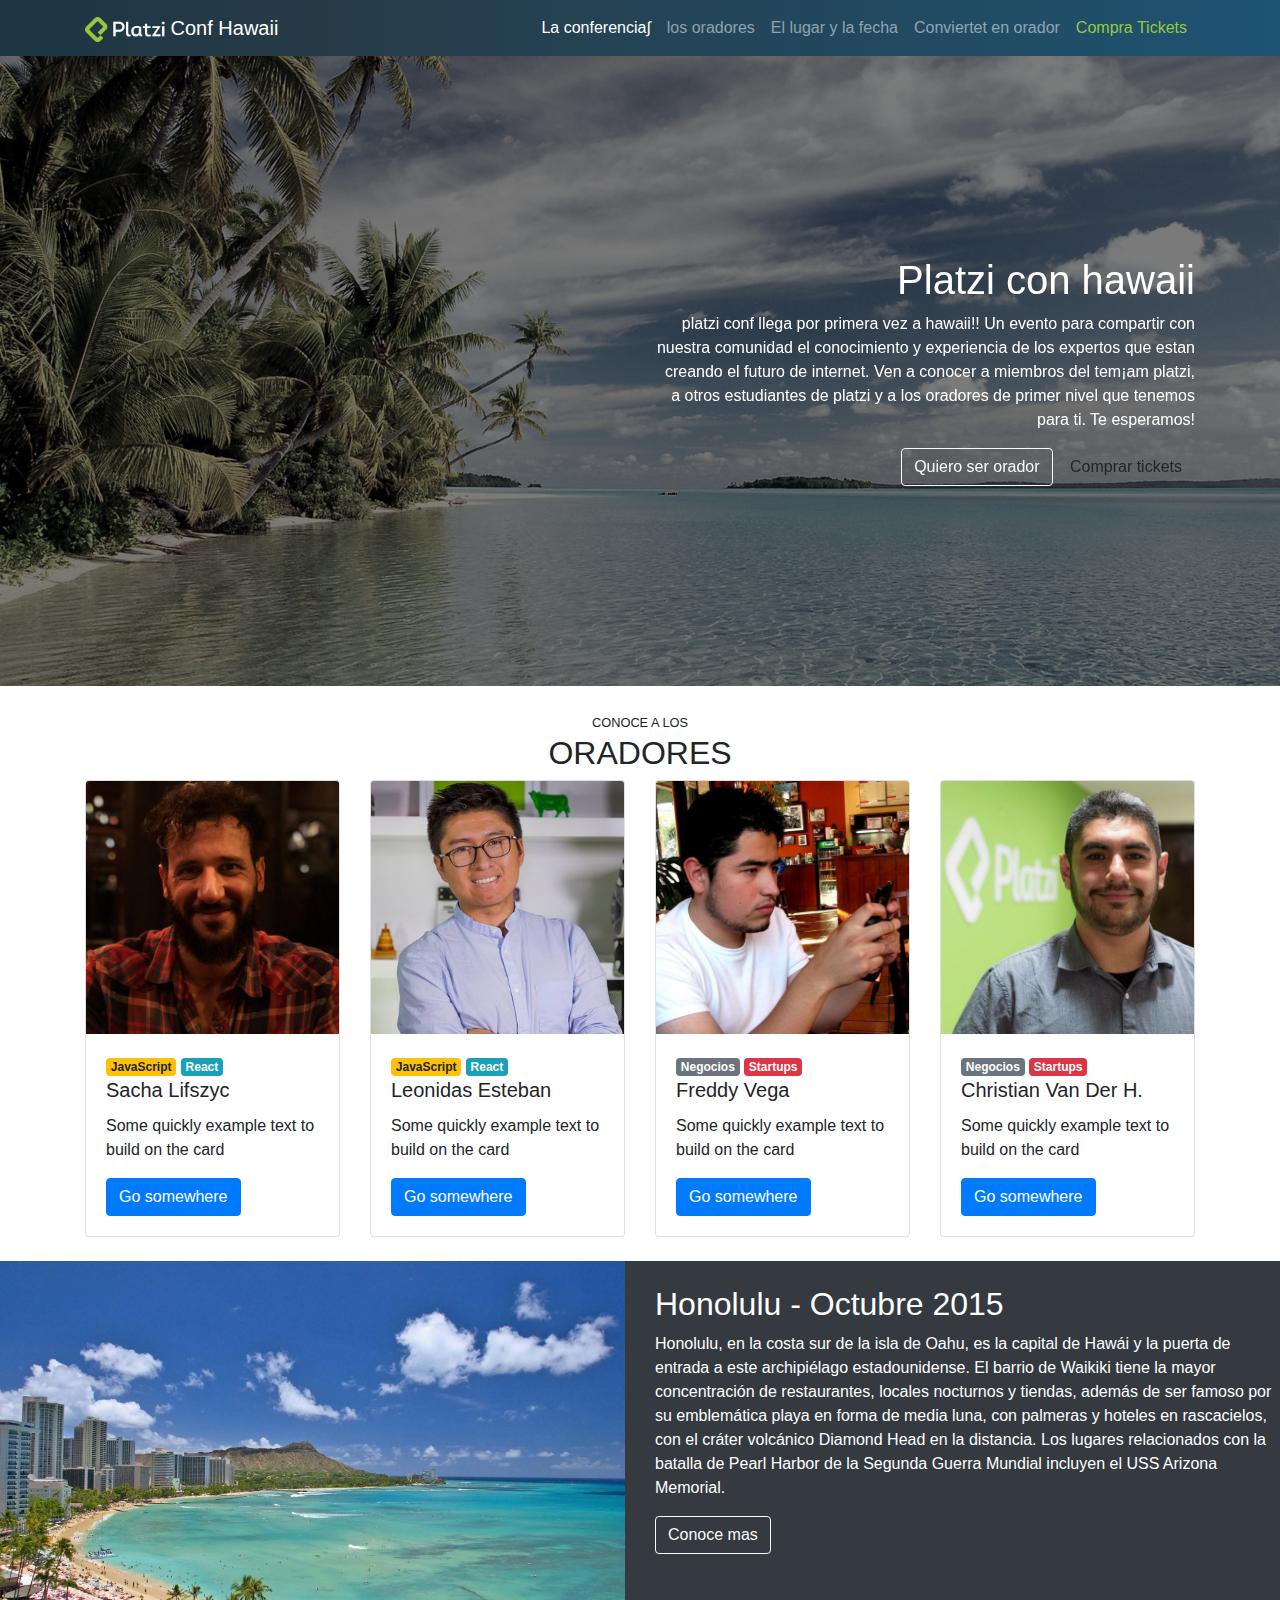
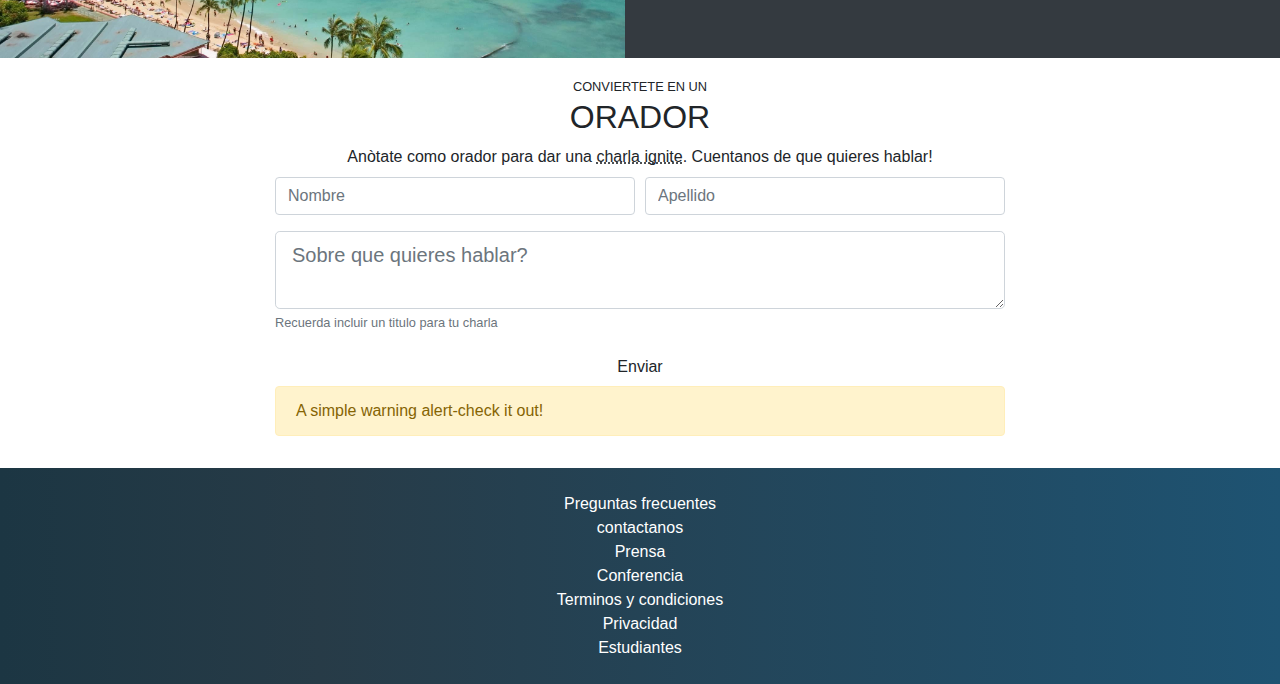
<file: index.html>
<!doctype html>
<html lang="en">
  <head>

    <!-- Required meta tags -->
    <meta charset="utf-8">
    <meta name="viewport" content="width=device-width, initial-scale=1, shrink-to-fit=no">
    <link rel="stylesheet" type="text/css" href="index.css">
    <!-- Bootstrap CSS -->
    <link rel="stylesheet" href="https://stackpath.bootstrapcdn.com/bootstrap/4.3.1/css/bootstrap.min.css" integrity="sha384-ggOyR0iXCbMQv3Xipma34MD+dH/1fQ784/j6cY/iJTQUOhcWr7x9JvoRxT2MZw1T" crossorigin="anonymous">

    <title>Hello, world!</title>
  </head>
  <body data-spy="scroll" data-target="#navbar" data-offset="57">
  	<!--header-->
  	<nav id="header" class="navbar navbar-expand-lg navbar-light bg-light navbar-dark bg-dark sticky-top">
  		<div class="container">
  			<a href="#" class="navbar-brand">
  				<img src="assets/images/platzi-logo.png" alt="logo">
  				Conf Hawaii
  			</a>
  			<button class="navbar-toggler" type="button" data-toggle="collapse" data-target="#navbar" aria-controls="navbarSupportedContent" aria-expanded="flase" aria-label="Toggle navigation">
  				<span class="navbar-toggler-icon"></span>
  			</button>

  			<div class="collapse navbar-collapse" id="navbar">
  				<ul class="navbar-nav ml-auto" >
  					<li class="nav-item">
  						<a href="#main" class="nav-link">La conferencia∫</a>
  					</li>
            <li class="nav-item">
              <a href="#speakers" class="nav-link">los oradores</a>
            </li>
            <li class="nav-item">
              <a href="#place-time" class="nav-link">El lugar y la fecha</a>
            </li>
            <li class="nav-item">
              <a href="#conviertete-en-orador" class="nav-link">Conviertet en orador</a>
            </li>
            <li class="nav-item">
              <a href="#" class="nav-link text-platzi" data-arget="#modalCompra" data-toggle="modal">Compra Tickets</a>
            </li>
  				</ul>
  			</div>
  		</div>
</nav>



<!--carousel-->
<main id="main">
  <div id="carousel" class="carousel slide carousel-fade" data-ride="carousel" data-pause="flase">
    <div class="carousel-inner">
      <div class="carousel-item active">
        <img src="assets/images/hawaii.jpg" class="d-block w-100" alt="hawaii 1">
      </div>
       <div class="carousel-item">
        <img src="assets/images/hawaii2.jpg" class="d-block w-100" alt="hawaii 2">
      </div>
       <div class="carousel-item">
        <img src="assets/images/hawaii3.jpeg" class="d-block w-100" alt="hawaii 3">
      </div>

      <!-- -->
      
      <div class="overlay carousel-caption">
        <div class="container">
          <div class="row align-items-center">
            <div class="col-md-6 offset-md-6 text-center text-md-right">
              <h1>Platzi con hawaii</h1>
              <p class="d-none d-md-block">
                platzi conf llega por primera vez a hawaii!! Un evento para compartir con nuestra comunidad el conocimiento y experiencia de los expertos que estan creando el futuro de internet. Ven a conocer a miembros del tem¡am platzi, a otros estudiantes de platzi y a  los oradores de primer nivel que tenemos para ti. Te esperamos!
              </p>
              <a href="#" class="btn btn-outline-light" data-toggle="modal">Quiero ser orador</a>
              <button  type ="button" class="btn btn-yo" data-toggle="modal" data-target="#modalCompra">Comprar tickets</button>
            </div>
          </div>
        </div>
      </div>

      <!-- -->

    </div>
  </div>
</main>
<!--/main-->
<!--Speakers-->
<section id="speakers" class="mt-4">
  <div class="container">
    <div class="row">
      <div class="col text-center text-uppercase">
        <small>Conoce a los</small>
        <h2>oradores</h2>
      </div>
    </div>

    <div class="row">
      <div class="col-12 col-md-6 col-lg-3 mb-4">
        <div class="card">
          <img src="assets/speakers/sacha.jpg" alt="Foto de Sacha" class="card-img-top">
          <div class="card-body">
            <div class="badges">
              <span class="badge badge-warning">JavaScript</span>
              <span class="badge badge-info">React</span>
            </div>
            <h5 class="card-title">Sacha Lifszyc</h5>
            <p class="card-text">Some quickly example text to build on the card</p>
            <a href="#" class="btn btn-primary">Go somewhere</a>
          </div>
        </div>
      </div>
      <div class="col-12 col-md-6 col-lg-3 mb-4">
        <div class="card">
          <img src="assets/speakers/leonidas2.jpeg" alt="Foto de Sacha" class="card-img-top">
          <div class="card-body">
            <div class="badges">
              <span class="badge badge-warning">JavaScript</span>
              <span class="badge badge-info">React</span>
            </div>
            <h5 class="card-title">Leonidas Esteban</h5>
            <p class="card-text">Some quickly example text to build on the card</p>
            <a href="#" class="btn btn-primary">Go somewhere</a>
          </div>
        </div>
      </div>
      <div class="col-12 col-md-6 col-lg-3 mb-4">
        <div class="card">
          <img src="assets/speakers/freddy.jpeg" alt="Foto de Sacha" class="card-img-top">
          <div class="card-body">
            <div class="badges">
              <span class="badge badge-secondary">Negocios</span>
              <span class="badge badge-danger">Startups</span>
            </div>
            <h5 class="card-title">Freddy Vega</h5>
            <p class="card-text">Some quickly example text to build on the card</p>
            <a href="#" class="btn btn-primary">Go somewhere</a>
          </div>
        </div>
      </div>
      <div class="col-12 col-md-6 col-lg-3 mb-4">
        <div class="card">
          <img src="assets/speakers/cvander.jpeg" alt="Foto de Sacha" class="card-img-top">
          <div class="card-body">
            <div class="badges">
              <span class="badge badge-secondary">Negocios</span>
              <span class="badge badge-danger">Startups</span>
            </div>
            <h5 class="card-title">Christian Van Der H.</h5>
            <p class="card-text">Some quickly example text to build on the card</p>
            <a href="#" class="btn btn-primary">Go somewhere</a>
          </div>
        </div>
      </div>
    </div>

  </div>
</section>
<!--/speakers-->
<!--Lugar y fecha-->

<section id="place-time">
  <div class="container-fuid">
    <div class="row">
      <div class="col-12 col-lg-6">
        <img src="assets/images/honolulu.jpg" alt="Honolulu">
      </div>
      <div class="col-12 col-lg-6 pt-4">
        <h2>Honolulu - Octubre 2015</h2>
        <p>
          Honolulu, en la costa sur de la isla de Oahu, es la capital de Hawái y la puerta de entrada a este archipiélago estadounidense. El barrio de Waikiki tiene la mayor concentración de restaurantes, locales nocturnos y tiendas, además de ser famoso por su emblemática playa en forma de media luna, con palmeras y hoteles en rascacielos, con el cráter volcánico Diamond Head en la distancia. Los lugares relacionados con la batalla de Pearl Harbor de la Segunda Guerra Mundial incluyen el USS Arizona Memorial.
        </p>
        <a href="https://es.wikipedia.org/wiki/Honolulu" class="btn btn-outline-light">Conoce mas</a>
      </div>
    </div>
  </div>
</section>

<!--/lugar y fecha-->
<!--conviertete en orador-->

<section id="conviertete-en-orador" class="pt-3 pb-3">
  <div class="container">
    <div class="row">
      <div class="col text-uppercase text-center">
        <small>Conviertete en un</small>
        <h2>Orador</h2>
      </div>
    </div>
    <div class="row">
      <div class="col text-center">
        Anòtate como orador para dar una <abbr data-toggle="tooltip" title="charlas de 5 minutos">charla ignite</abbr>. Cuentanos de que quieres hablar!
      </div>
    </div>
    <div class="row">
      <div class="col col-md-10 offset-md-1 col-lg-8 offset-lg-2 pt-2">
        <form>
          <div class="form-row">
            <div class="form-group col-12 col-md-6">
              <input type="text" name="" class="form-control" placeholder="Nombre">
            </div>
            <div class="form-group col-12 col-md-6">
              <input type="text" name="" class="form-control" placeholder="Apellido">
            </div>
          </div>
          <div class="form-row">
            <div class="form-group col">
              <textarea name="text" class="form-control form-control-lg" placeholder="Sobre que quieres hablar?"></textarea>
              <small class="form-text text-muted">
                Recuerda incluir un titulo para tu charla
              </small>
            </div>
          </div>
          <div class="form-row">
            <div class="col">
              <button type="button" class="btn btn-yo btn-block">Enviar</button>
            </div>
          </div>
        </form>
        <div class="alert alert-warning" role="alert">
          A simple warning alert-check it out!
        </div>
      </div>
    </div>
  </div>
</section>

<!--/conviertete en orador-->
  	<!--footer-->
    <footer id="footer" class="pb-4 pt-4">
    	<div class="container">
    		<div class="row text-center">
    			<div class="col-12 col-lg">
    				<a href="#">Preguntas frecuentes</a>
    			</div>
    		</div>	
    		<div class="row text-center">
    			<div class="col-12 col-lg">
    				<a href="#">contactanos</a>
    			</div>
    			
    		</div>
    		<div class="row text-center">
    			<div class="col-12 col-lg">
    				<a href="#">Prensa</a>
    			</div>
    			
    		</div>
    		<div class="row text-center">
    			<div class="col-12 col-lg">
    				<a href="#">Conferencia</a>
    			</div>
    			
    		</div>
    		<div class="row text-center">
    			<div class="col-12 col-lg">
    				<a href="#">Terminos y condiciones</a>
    			</div>
    			
    		</div>
    		<div class="row text-center">
    			<div class="col-12 col-lg">
    				<a href="#">Privacidad</a>
    			</div>
    			
    		</div>
    		<div class="row text-center">
    			<div class="col-12 col-lg">
    				<a href="#">Estudiantes</a>
    			</div>
    			
    		</div>
    		
    	</div>
    </footer>
    <!--/footer-->
<!--modal-->
<div class="modal fade" id="modalCompra" tabindex="-1" role="dialog" aria-labelledby="exampleModalCenterTitle" aria-hidden="true">
      <div class="modal-dialog modal-dialog-centered" role="document">
        <div class="modal-content">
          <div class="modal-header">
            <h5 class="modal-title" id="exampleModalCenterTitle">Comprar tickets</h5>
            <button type="button" class="close" data-dismiss="modal" aria-label="Close">
              <span aria-hidden="true">&times;</span>
            </button>
          </div>
          <div class="modal-body">
            <form>
              <div class="form-row">
                <div class="form-group col">
                  <div class="input-group mb-3">
                    <div class="input-group-prepend">
                      <span class="input-group-text" id="basic-addon1">@</span>
                    </div>
                    <input type="text" class="form-control" placeholder="Username" aria-label="Username" aria-describedby="basic-addon1">
                  </div>
                </div>
              </div>
            </form>
            <div class="alert alert-warning" role="alert">
              Recibiras un correo de confirmacion si sales sorteado
            </div>
          </div>
          <div class="modal-footer">
            <button type="button" class="btn btn-secondary" data-dismiss="modal">Cancelar</button>
            <button type="button" class="btn btn-yo">Comprar</button>
          </div>
        </div>
      </div>
</div>
<!--/modal-->
    <!-- Optional JavaScript -->
    <!-- jQuery first, then Popper.js, then Bootstrap JS -->
    <script src="https://code.jquery.com/jquery-3.3.1.slim.min.js" integrity="sha384-q8i/X+965DzO0rT7abK41JStQIAqVgRVzpbzo5smXKp4YfRvH+8abtTE1Pi6jizo" crossorigin="anonymous"></script>
    <script src="https://cdnjs.cloudflare.com/ajax/libs/popper.js/1.14.7/umd/popper.min.js" integrity="sha384-UO2eT0CpHqdSJQ6hJty5KVphtPhzWj9WO1clHTMGa3JDZwrnQq4sF86dIHNDz0W1" crossorigin="anonymous"></script>
    <script src="https://stackpath.bootstrapcdn.com/bootstrap/4.3.1/js/bootstrap.min.js" integrity="sha384-JjSmVgyd0p3pXB1rRibZUAYoIIy6OrQ6VrjIEaFf/nJGzIxFDsf4x0xIM+B07jRM" crossorigin="anonymous"></script>
    <script src="index.js"></script>
  </body>
</html>
</file>
<file: index.css>
.text-platzi {
	color: #97c93e !important;
}

#header img{
	width: 80px;
}

#main .carousel-inner img{
	max-height: 70vh;
	object-fit: cover;
	filter: grayscale(70%);
}
#header {
	background: linear-gradient(90deg,#1c3643,#273b47
		25%, #1e5372);
}
#footer{
	background: linear-gradient(90deg,#1c3643,#273b47
		25%, #1e5372);
}

#footer a{
	color: white;
}

#carousel .overlay {
	position: absolute;
	top: 0;
	bottom: 0;
	left: 0;
	right: 0;
	background-color: rgba(0,0,0,0.5);
	color: white;
}

#carousel .overlay .container,
#carousel .overlay .row{
	height: 100%;
}

.btn-yo{
	background-color: #97c93e;
	color: white;
}

.btn-yo:hover {
	background-color: #82ad36;
}

#place-time{
	background-color: #343a40;
	color: white;
}

#place-time img{
	max-width: 100%;
}
.btn-outline-light:hover{
	background-color: #97c93e;
	color: white;
}
</file>
